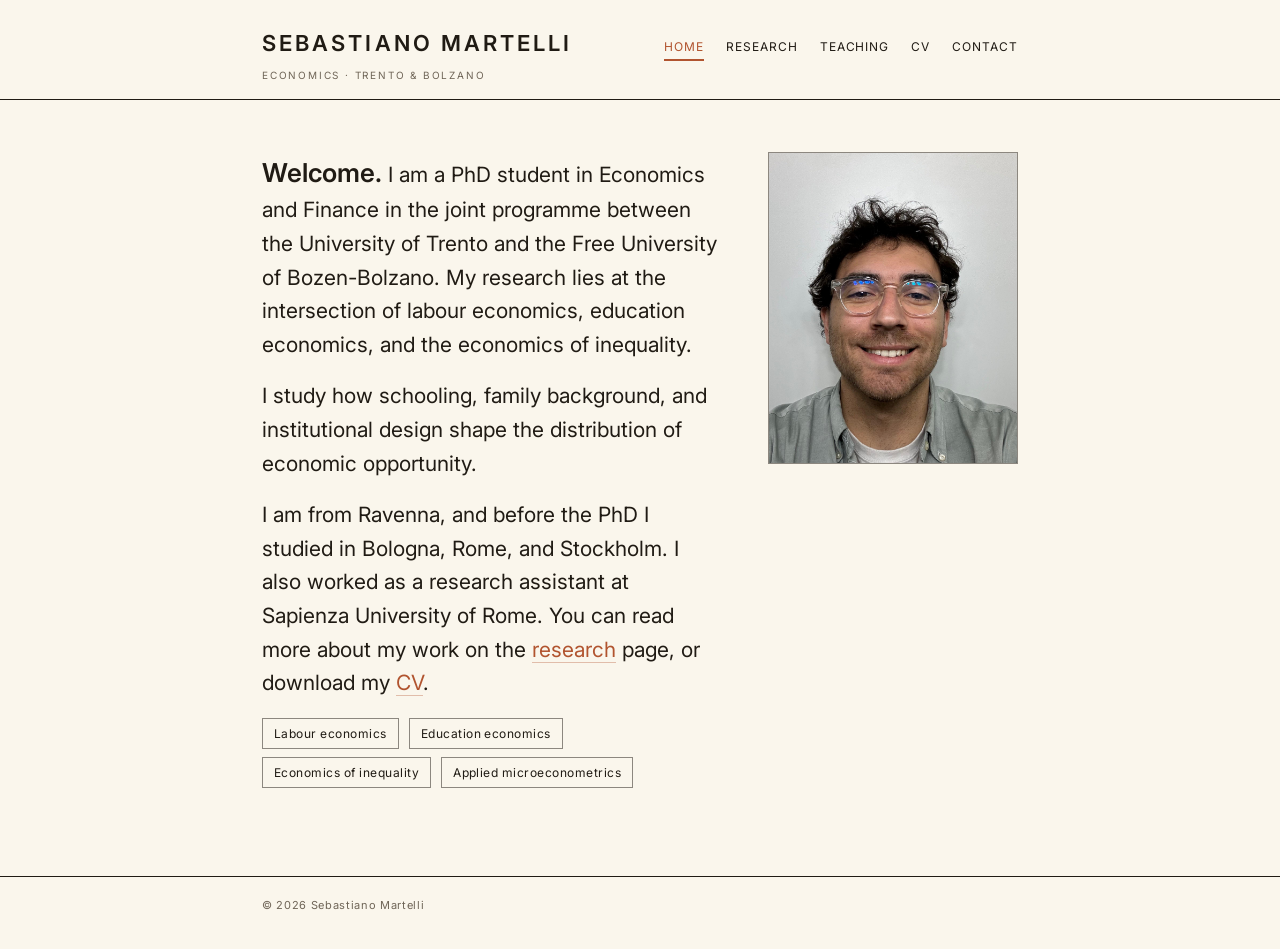
<file: index.html>
<!doctype html>
<html lang="en">
<head>
  <meta charset="utf-8" />
  <meta name="viewport" content="width=device-width, initial-scale=1.0" />

  <title>Sebastiano Martelli PhD in Economics</title>
  <meta name="description" content="Sebastiano Martelli, PhD student in Economics (Università di Trento – Libera Università di Bolzano). Ricerca sugli effetti degli shock di reddito familiare sugli esiti universitari in Italia.">
  <link rel="canonical" href="https://sebastianomartelli.github.io/" />

  <meta name="google-site-verification" content="M2cpMXy8I0DgNo8S-XElp_cTJgtfuiH7OSS74vJ4ETE" />

  <link rel="preconnect" href="https://fonts.googleapis.com">
  <link rel="preconnect" href="https://fonts.gstatic.com" crossorigin>
  <link href="https://fonts.googleapis.com/css2?family=Inter:ital,wght@0,400;0,500;0,600;1,400;1,500&display=swap" rel="stylesheet">
  <link rel="stylesheet" href="style.css" />

  <script type="application/ld+json">
  {
    "@context": "https://schema.org",
    "@type": "Person",
    "name": "Sebastiano Martelli",
    "jobTitle": "PhD Student in Economics",
    "affiliation": [
      {"@type": "CollegeOrUniversity", "name": "Università di Trento"},
      {"@type": "CollegeOrUniversity", "name": "Libera Università di Bolzano"}
    ],
    "alumniOf": "Sapienza Università di Roma",
    "url": "https://IL-TUO-URL/",
    "sameAs": [
      "https://github.com/sebastianomartelli"
    ]
  }
  </script>
</head>
<body>
  <header class="site-head">
    <div class="wrap">
      <a class="brand" href="index.html">
        Sebastiano Martelli
        <span class="brand-sub">Economics · Trento &amp; Bolzano</span>
      </a>
      <nav class="nav">
        <a href="index.html" class="active">Home</a>
        <a href="research.html">Research</a>
        <a href="teaching.html">Teaching</a>
        <a href="cv.html">CV</a>
        <a href="contact.html">Contact</a>
      </nav>
    </div>
  </header>

  <main>
    <div class="wrap">
      <section class="hero">
        <div class="lead">
          <p><span class="hi">Welcome.</span> I am a PhD student in Economics and Finance in the joint programme between the University of Trento and the Free University of Bozen-Bolzano. My research lies at the intersection of labour economics, education economics, and the economics of inequality.</p>
          
          <p>I study how schooling, family background, and institutional design shape the distribution of economic opportunity.</p>
          
          <p>I am from Ravenna, and before the PhD I studied in Bologna, Rome, and Stockholm. I also worked as a research assistant at Sapienza University of Rome. You can read more about my work on the <a href="research.html">research</a> page, or download my <a href="cv.html">CV</a>.</p>

          <ul class="interests">
            <li>Labour economics</li>
            <li>Education economics</li>
            <li>Economics of inequality</li>
            <li>Applied microeconometrics</li>
          </ul>
        </div>

        <figure class="hero-photo" style="margin:0;">
          <img class="photo" src="img/seba2.jpeg" alt="Sebastiano Martelli">
          <figcaption></figcaption>
        </figure>
      </section>
    </div>
  </main>

  <footer class="site-foot">
    <div class="wrap">
      <span>© 2026 Sebastiano Martelli</span>
    </div>
  </footer>
</body>
</html>
</file>
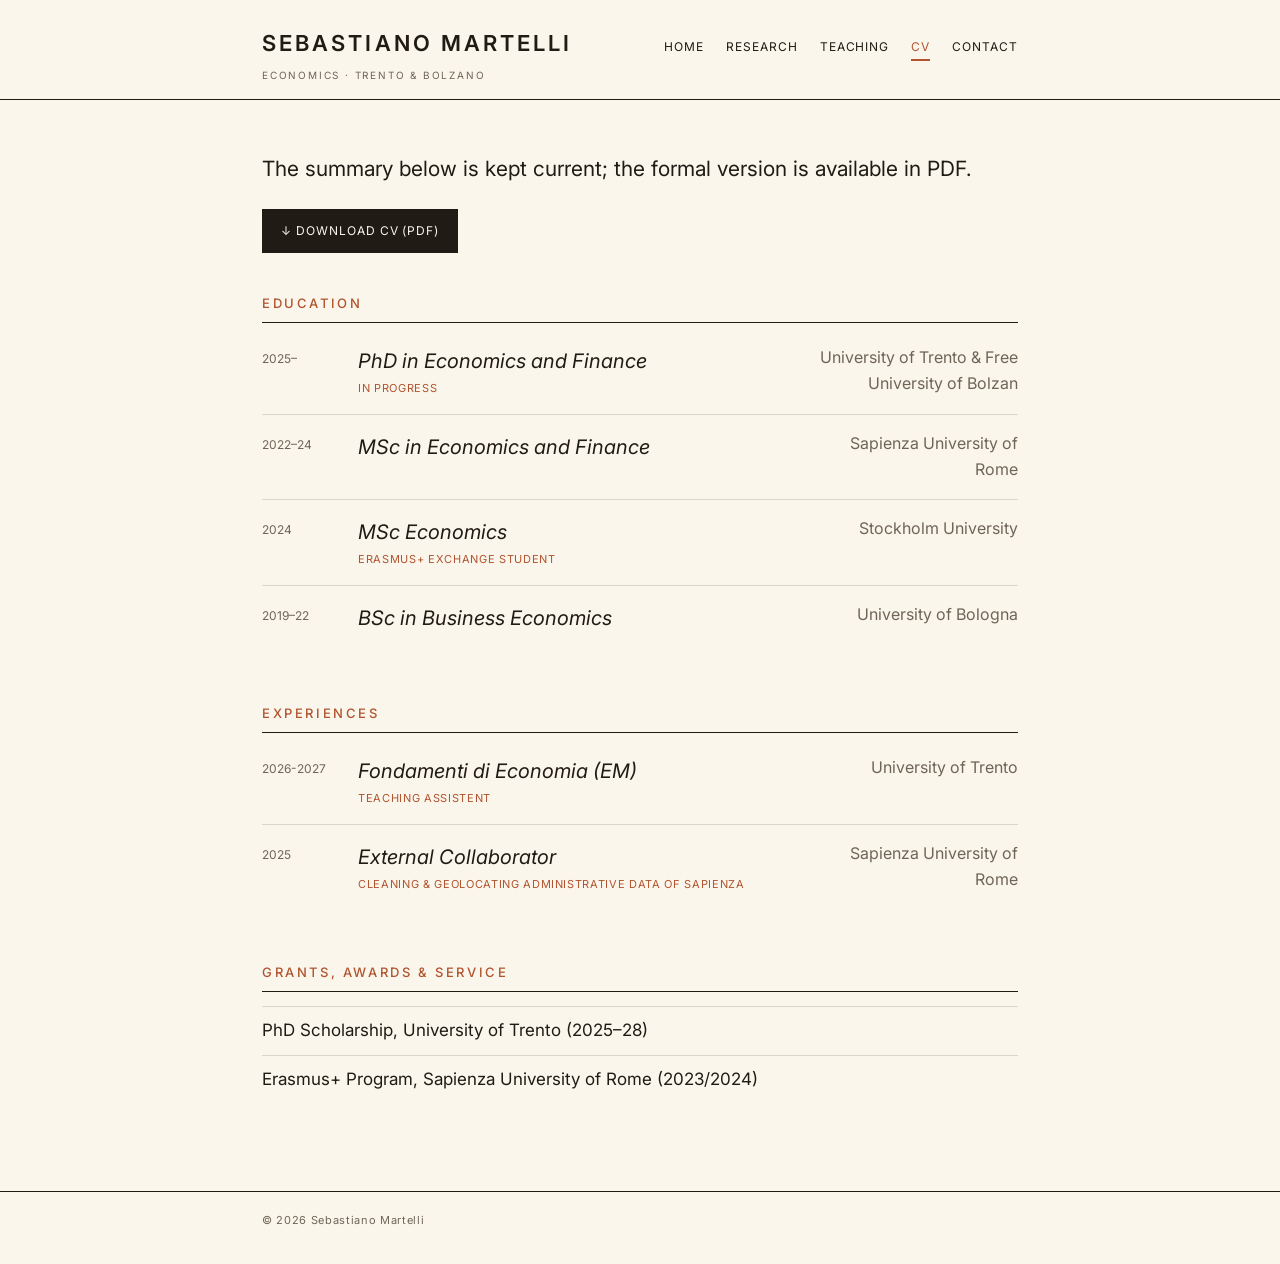
<file: cv.html>
<!doctype html>
<html lang="en">
<head>
  <meta charset="utf-8" />
  <meta name="viewport" content="width=device-width, initial-scale=1.0" />
  <title>CV — Sebastiano Martelli</title>
  <meta name="description" content="Curriculum vitae of Sebastiano Martelli, PhD candidate in Economics." />
  <link rel="preconnect" href="https://fonts.googleapis.com">
  <link rel="preconnect" href="https://fonts.gstatic.com" crossorigin>
  <link href="https://fonts.googleapis.com/css2?family=Inter:ital,wght@0,400;0,500;0,600;1,400;1,500&display=swap" rel="stylesheet">
  <link rel="stylesheet" href="style.css" />
</head>
<body>
  <header class="site-head">
    <div class="wrap">
      <a class="brand" href="index.html">
        Sebastiano Martelli
        <span class="brand-sub">Economics · Trento &amp; Bolzano</span>
      </a>
      <nav class="nav">
        <a href="index.html">Home</a>
        <a href="research.html">Research</a>
        <a href="teaching.html">Teaching</a>
        <a href="cv.html" class="active">CV</a>
        <a href="contact.html">Contact</a>
      </nav>
    </div>
  </header>

  <main>
    <div class="wrap">
      <p class="lead">The summary below is kept current; the formal version is available in PDF.</p>

      <p style="margin:24px 0 40px;">
        <a class="btn" href="cv_sebastiano_martelli.pdf">↓ Download CV (PDF)</a>
      </p>

      <h2 class="section-title">Education</h2>
      <table class="teach">
        <tr>
          <td class="t-term">2025–</td>
          <td><span class="t-course">PhD in Economics and Finance</span>
            <div class="t-role">in progress</div></td>
          <td class="t-where">University of Trento &amp; Free University of Bolzan</td>
        </tr>
        <tr>
          <td class="t-term">2022–24</td>
          <td><span class="t-course">MSc in Economics and Finance</span></td>
          <td class="t-where">Sapienza University of Rome</td>
        </tr>
        <tr>
          <td class="t-term">2024</td>
          <td><span class="t-course">MSc Economics</span>
            <div class="t-role">Erasmus+ Exchange student</div></td>
          <td class="t-where">Stockholm University</td>
        </tr>
        <tr>
          <td class="t-term">2019–22</td>
          <td><span class="t-course">BSc in Business Economics</span></td>
          <td class="t-where">University of Bologna</td>
        </tr>
      </table>

      <h2 class="section-title">Experiences</h2>
      <table class="teach">
        <tr>
          <td class="t-term">2026-2027</td>
          <td><span class="t-course">Fondamenti di Economia (EM) </span>
            <div class="t-role"> Teaching Assistent </div></td>
          <td class="t-where">University of Trento</td>
        </tr>
        <tr>
          <td class="t-term">2025</td>
          <td><span class="t-course">External Collaborator</span>
            <div class="t-role">Cleaning &amp; geolocating administrative data of Sapienza</div></td>
          <td class="t-where">Sapienza University of Rome</td>
        </tr>
      </table>

      <h2 class="section-title">Grants, Awards &amp; Service</h2>
      <ul style="list-style:none;padding:0;margin:14px 0 0;">
        <li style="padding:10px 0;border-top:1px solid var(--rule);">PhD Scholarship, University of Trento (2025–28)</li>
        <li style="padding:10px 0;border-top:1px solid var(--rule);">Erasmus+ Program, Sapienza University of Rome (2023/2024)</li>
      </ul>
      </p>
    </div>
  </main>

  <footer class="site-foot">
    <div class="wrap">
      <span>© 2026 Sebastiano Martelli</span>
    </div>
  </footer>
</body>
</html>
</file>
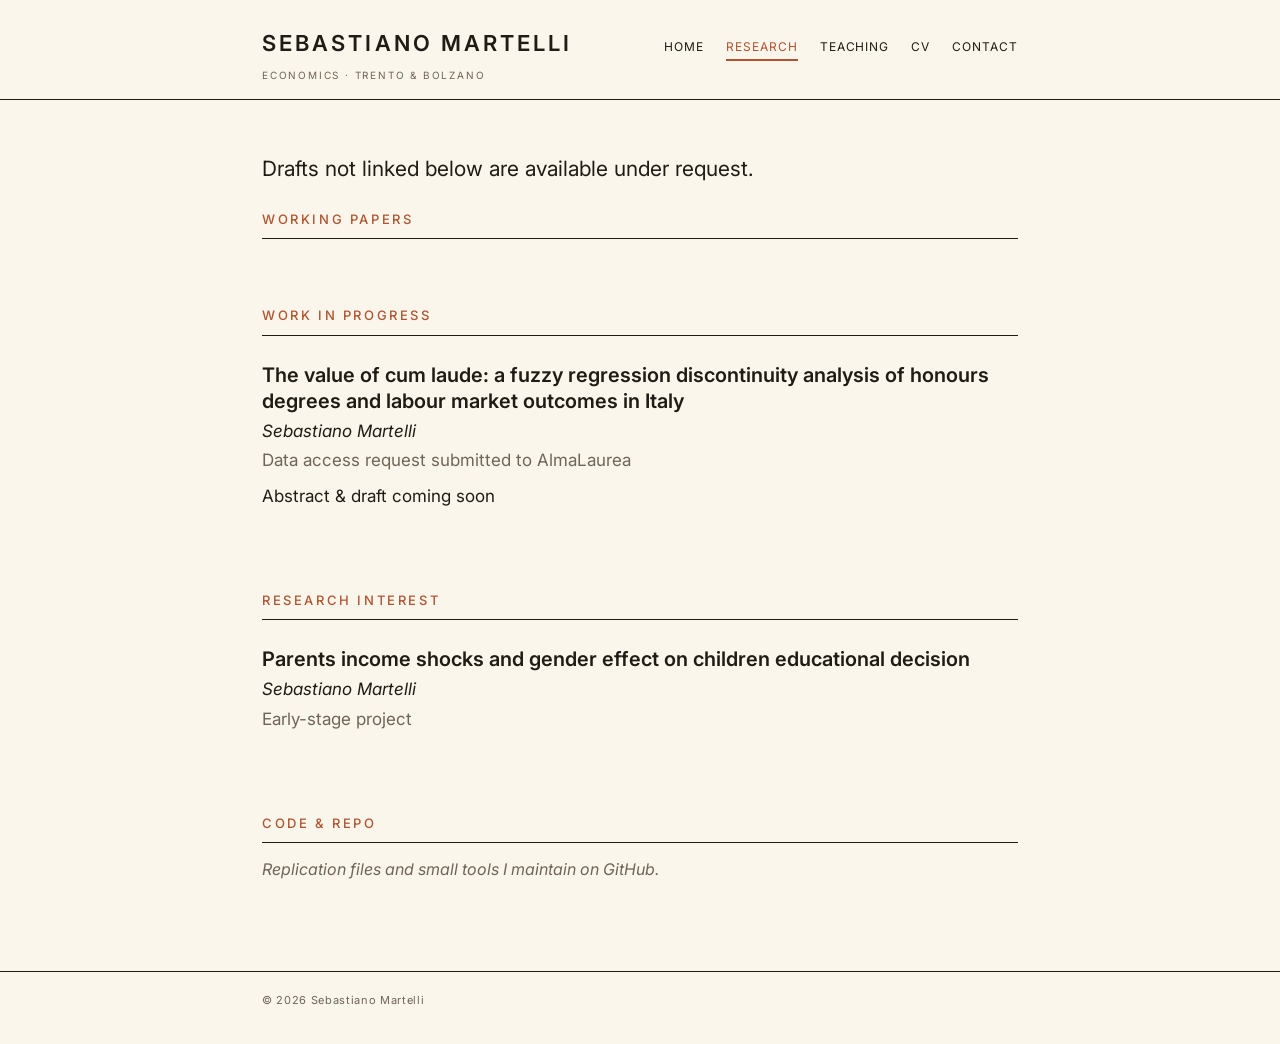
<file: research.html>
<!doctype html>
<html lang="en">
<head>
  <meta charset="utf-8" />
  <meta name="viewport" content="width=device-width, initial-scale=1.0" />
  <title>Research — Sebastiano Martelli</title>
  <meta name="description" content="Working papers, work in progress, and code & data & repository by Sebastiano Martelli." />
  <link rel="preconnect" href="https://fonts.googleapis.com">
  <link rel="preconnect" href="https://fonts.gstatic.com" crossorigin>
  <link href="https://fonts.googleapis.com/css2?family=Inter:ital,wght@0,400;0,500;0,600;1,400;1,500&display=swap" rel="stylesheet">
  <link rel="stylesheet" href="style.css" />
</head>
<body>
  <header class="site-head">
    <div class="wrap">
      <a class="brand" href="index.html">
        Sebastiano Martelli
        <span class="brand-sub">Economics · Trento &amp; Bolzano</span>
      </a>
      <nav class="nav">
        <a href="index.html">Home</a>
        <a href="research.html" class="active">Research</a>
        <a href="teaching.html">Teaching</a>
        <a href="cv.html">CV</a>
        <a href="contact.html">Contact</a>
      </nav>
    </div>
  </header>

  <main>
    <div class="wrap">
      <p class="lead" style="margin-bottom:8px;">Drafts not linked below are available under request.</p>

      <space style="display:block;height:16px;"></space>
      <h2 class="section-title">Working Papers</h2>

      <space style="display:block;height:8px;"></space>
      <h2 class="section-title">Work in Progress</h2>
      <article class="paper">
        <p class="paper-title">The value of cum laude: a fuzzy regression discontinuity analysis of honours degrees and labour market outcomes in Italy</p>
        <p class="paper-authors">Sebastiano Martelli</p>
        <p class="paper-venue">Data access request submitted to AlmaLaurea</p>
        <p class="status"> Abstract & draft coming soon </p>
      </article>

      <space style="display:block;height:8px;"></space>
      <h2 class="section-title">Research Interest</h2>
      <article class="paper" style="border-top:none;">
        <p class="paper-title">Parents income shocks and gender effect on children educational decision</p>
        <p class="paper-authors">Sebastiano Martelli</p>
        <p class="paper-venue">Early-stage project</p>
      </article>


      <space style="display:block;height:8px;"></space>
      <h2 class="section-title">Code &amp; Repo</h2>
      <p class="section-note">Replication files and small tools I maintain on GitHub.</p>

      
      
    </div>
  </main>


  <footer class="site-foot">
    <div class="wrap">
      <span>© 2026 Sebastiano Martelli</span>
    </div>
  </footer>
</body>
</html>
</file>
<file: style.css>
/* ============================================================
   Sebastiano Martelli — personal site
   Shared stylesheet. Warm, clean, classic-academic.
   Palette:  paper #faf6ec · ink #201b14 · terracotta #b1542f
             muted #6f6557 · rule rgba(32,27,20,.14)
   Type:     Inter (body and labels)
   ============================================================ */

:root {
  --paper:   #faf6ec;
  --ink:     #201b14;
  --accent:  #b1542f;
  --accent-2:#8f4324;
  --muted:   #6f6557;
  --rule:    rgba(32, 27, 20, 0.14);
  --rule-strong: rgba(32, 27, 20, 0.5);
  --maxw: 820px;
  --font-body:  "Inter", system-ui, -apple-system, "Segoe UI", sans-serif;
  --font-label: "Inter", system-ui, -apple-system, "Segoe UI", sans-serif;
}

* { box-sizing: border-box; }

html { -webkit-text-size-adjust: 100%; }

body {
  margin: 0;
  background: var(--paper);
  color: var(--ink);
  font-family: var(--font-body);
  font-size: 17px;
  line-height: 1.62;
  text-rendering: optimizeLegibility;
  -webkit-font-smoothing: antialiased;
}

::selection { background: rgba(177, 84, 47, 0.18); }

a {
  color: var(--accent);
  text-decoration: none;
  border-bottom: 1px solid rgba(177, 84, 47, 0.35);
  transition: color .12s, border-color .12s, background .12s;
}
a:hover {
  color: var(--accent-2);
  border-bottom-color: var(--accent-2);
}

/* ---- Layout shell ---------------------------------------- */

.wrap {
  max-width: var(--maxw);
  margin: 0 auto;
  padding: 0 32px;
}

/* ---- Masthead / nav -------------------------------------- */

.site-head {
  border-bottom: 1px solid var(--ink);
  background: var(--paper);
}
.site-head .wrap {
  display: flex;
  align-items: baseline;
  justify-content: space-between;
  flex-wrap: wrap;
  gap: 8px 28px;
  padding-top: 26px;
  padding-bottom: 16px;
}
.brand {
  font-size: 22px;
  font-weight: 600;
  letter-spacing: 0.14em;
  text-transform: uppercase;
  color: var(--ink);
  border: none;
  white-space: nowrap;
}
.brand:hover { color: var(--ink); }
.brand .brand-sub {
  display: block;
  font-family: var(--font-label);
  font-size: 10px;
  letter-spacing: 0.18em;
  color: var(--muted);
  margin-top: 5px;
  font-weight: 400;
  text-transform: uppercase;
}

.nav {
  display: flex;
  flex-wrap: wrap;
  gap: 4px 22px;
  font-family: var(--font-label);
  font-size: 12px;
  letter-spacing: 0.08em;
  text-transform: uppercase;
}
.nav a {
  color: var(--ink);
  border: none;
  padding-bottom: 3px;
  border-bottom: 2px solid transparent;
}
.nav a:hover { color: var(--accent); }
.nav a.active {
  color: var(--accent);
  border-bottom-color: var(--accent);
}

/* ---- Page body ------------------------------------------- */

main { padding: 52px 0 40px; }

.lead {
  font-size: 21px;
  line-height: 1.6;
}
.lead .hi {
  font-size: 26px;
  font-weight: 600;
}

p { margin: 0 0 18px; text-wrap: pretty; }
p:last-child { margin-bottom: 0; }

/* Home hero: text + photo */
.hero {
  display: grid;
  grid-template-columns: 1fr 250px;
  gap: 48px;
  align-items: start;
}
.hero-photo figcaption {
  font-family: var(--font-label);
  font-size: 10px;
  letter-spacing: 0.1em;
  color: var(--muted);
  margin-top: 10px;
  text-transform: uppercase;
}

/* Striped photo placeholder — swap the <div> for <img src="photo.jpg"> */
.photo-ph {
  width: 100%;
  aspect-ratio: 4 / 5;
  border: 1px solid var(--rule-strong);
  background-image:
    repeating-linear-gradient(45deg, #efe4cd 0 6px, #e6d8ba 6px 12px);
  display: flex;
  align-items: center;
  justify-content: center;
  text-align: center;
  font-family: var(--font-label);
  font-size: 10px;
  letter-spacing: 0.08em;
  color: #877a64;
  padding: 12px;
}
img.photo {
  width: 100%;
  aspect-ratio: 4 / 5;
  object-fit: cover;
  border: 1px solid var(--rule-strong);
  display: block;
}

/* ---- Section headers ------------------------------------- */

.section-title {
  font-family: var(--font-label);
  font-size: 13px;
  letter-spacing: 0.2em;
  text-transform: uppercase;
  font-weight: 500;
  color: var(--accent);
  margin: 52px 0 6px;
  padding-bottom: 8px;
  border-bottom: 1px solid var(--ink);
}
.section-title:first-of-type { margin-top: 0; }

.section-note {
  font-size: 16px;
  color: var(--muted);
  font-style: italic;
  margin: 14px 0 4px;
}

h2.plain {
  font-size: 27px;
  font-weight: 600;
  margin: 44px 0 10px;
  letter-spacing: -0.01em;
}

/* ---- Interests inline list ------------------------------- */

.interests {
  list-style: none;
  margin: 14px 0 0;
  padding: 0;
  display: flex;
  flex-wrap: wrap;
  gap: 8px 10px;
}
.interests li {
  font-family: var(--font-label);
  font-size: 12px;
  letter-spacing: 0.04em;
  color: var(--ink);
  border: 1px solid var(--rule-strong);
  padding: 5px 11px;
}

/* ---- Publication list ------------------------------------ */

.paper {
  padding: 20px 0;
  border-top: 1px solid var(--rule);
}
.paper:first-of-type { border-top: none; }
.paper-title {
  font-size: 20px;
  font-weight: 600;
  line-height: 1.3;
  margin: 0 0 4px;
}
.paper-title a { color: var(--ink); border-bottom-color: rgba(177, 84, 47, .4); }
.paper-title a:hover { color: var(--accent); }
.paper-authors { font-style: italic; color: var(--ink); margin: 0 0 2px; }
.paper-venue   { color: var(--muted); margin: 0 0 8px; }
.paper-venue .status {
  font-family: var(--font-label);
  font-size: 11px;
  letter-spacing: 0.08em;
  text-transform: uppercase;
  color: var(--accent);
  font-style: normal;
}
.paper-links {
  display: flex;
  flex-wrap: wrap;
  gap: 6px 14px;
  font-family: var(--font-label);
  font-size: 11.5px;
  letter-spacing: 0.03em;
}
.paper-links a { color: var(--accent); border: none; }
.paper-links a:hover { text-decoration: underline; }

/* ---- Code & data cards ----------------------------------- */

.repo {
  padding: 16px 0;
  border-top: 1px solid var(--rule);
}
.repo:first-of-type { border-top: none; }
.repo-name {
  font-family: var(--font-label);
  font-size: 14px;
  font-weight: 500;
  color: var(--ink);
  margin: 0 0 4px;
}
.repo-name .gh { color: var(--accent); }
.repo p { font-size: 17px; margin: 0 0 6px; }
.repo a.repo-link {
  font-family: var(--font-label);
  font-size: 12px;
  color: var(--accent);
  border: none;
}

/* ---- Teaching table -------------------------------------- */

.teach {
  width: 100%;
  border-collapse: collapse;
}
.teach td {
  padding: 16px 0;
  border-top: 1px solid var(--rule);
  vertical-align: top;
}
.teach tr:first-child td { border-top: none; }
.teach .t-term {
  font-family: var(--font-label);
  font-size: 12px;
  color: var(--muted);
  width: 96px;
  white-space: nowrap;
  padding-top: 20px;
}
.teach .t-course { font-style: italic; font-size: 20px; }
.teach .t-role {
  font-family: var(--font-label);
  font-size: 11px;
  text-transform: uppercase;
  letter-spacing: 0.06em;
  color: var(--accent);
  font-style: normal;
  margin-top: 3px;
}
.teach .ese-links {
  font-family: var(--font-label);
  font-size: 13px;
  margin-top: 8px;
  display: flex;
  flex-wrap: wrap;
  gap: 4px 16px;
}
.teach .t-where {
  text-align: right;
  color: var(--muted);
  font-size: 16px;
  width: 210px;
}

/* ---- Contact --------------------------------------------- */

.contact-grid {
  display: grid;
  grid-template-columns: 130px 1fr;
  gap: 14px 28px;
  align-items: baseline;
  margin-top: 8px;
}
.contact-grid dt {
  font-family: var(--font-label);
  font-size: 11px;
  letter-spacing: 0.14em;
  text-transform: uppercase;
  color: var(--muted);
}
.contact-grid dd { margin: 0; }

/* ---- CV button ------------------------------------------- */

.btn {
  display: inline-flex;
  align-items: center;
  gap: 9px;
  font-family: var(--font-label);
  font-size: 12px;
  letter-spacing: 0.08em;
  text-transform: uppercase;
  color: var(--paper);
  background: var(--ink);
  padding: 11px 18px;
  border: 1px solid var(--ink);
}
.btn:hover { background: var(--accent); border-color: var(--accent); color: var(--paper); }

/* ---- Footer ---------------------------------------------- */

.site-foot {
  border-top: 1px solid var(--ink);
  margin-top: 48px;
}
.site-foot .wrap {
  display: flex;
  flex-wrap: wrap;
  justify-content: space-between;
  gap: 8px 20px;
  padding: 20px 32px 34px;
  font-family: var(--font-label);
  font-size: 11px;
  letter-spacing: 0.06em;
  color: var(--muted);
}
.site-foot a { color: var(--muted); border: none; }
.site-foot a:hover { color: var(--accent); }
.foot-nav { display: flex; flex-wrap: wrap; gap: 16px; }

/* ---- Responsive ------------------------------------------ */

@media (max-width: 680px) {
  body { font-size: 18px; }
  .wrap { padding: 0 22px; }
  .hero {
    grid-template-columns: 1fr;
    gap: 28px;
  }
  .hero-photo {
    max-width: 220px;
  }
  .site-head .wrap { padding-top: 20px; }
  main { padding: 36px 0 32px; }
  .teach .t-where { display: none; }
  .contact-grid { grid-template-columns: 1fr; gap: 4px 0; }
  .contact-grid dt { margin-top: 12px; }
}
</file>
